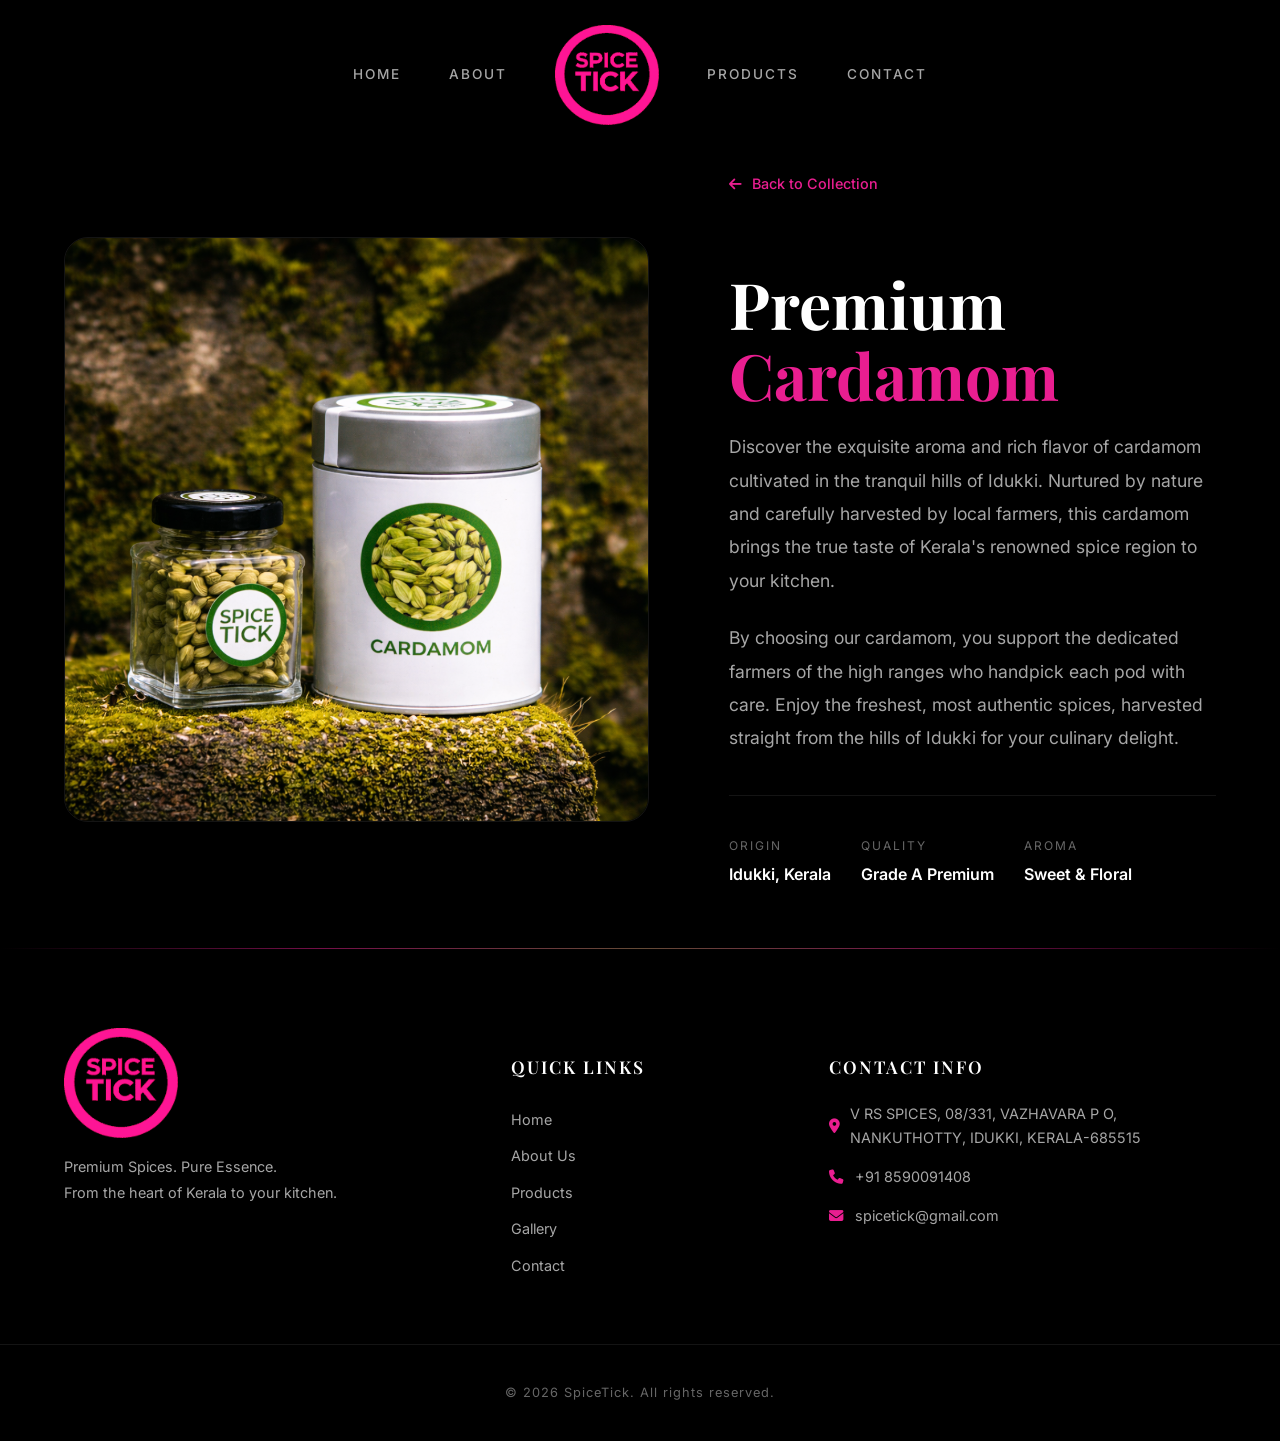
<file: cardamom.html>
<!DOCTYPE html>
<html lang="en">

<head>
    <meta charset="UTF-8">
    <meta name="viewport" content="width=device-width, initial-scale=1.0">
    <title>Premium Cardamom — SpiceTick</title>
    <meta name="description"
        content="Discover the exquisite aroma and rich flavor of cardamom cultivated in the tranquil hills of Idukki. Handpicked for premium quality.">
    <meta name="keywords"
        content="premium cardamom, green cardamom, Idukki cardamom, Kerala spices, SpiceTick cardamom, buy cardamom online India">
    <link rel="canonical" href="https://spicetick.com/cardamom.html">

    <!-- Open Graph / Facebook -->
    <meta property="og:type" content="product">
    <meta property="og:url" content="https://spicetick.com/cardamom.html">
    <meta property="og:title" content="Premium Cardamom — SpiceTick">
    <meta property="og:description"
        content="Discover the exquisite aroma and rich flavor of cardamom cultivated in the tranquil hills of Idukki.">
    <meta property="og:image" content="https://spicetick.com/assets/cardamom_new.jpg">
    <meta property="og:locale" content="en_US">
    <meta property="product:brand" content="SpiceTick">
    <meta property="product:availability" content="instock">
    <meta property="product:condition" content="new">

    <!-- Twitter -->
    <meta property="twitter:card" content="summary_large_image">
    <meta property="twitter:url" content="https://spicetick.com/cardamom.html">
    <meta property="twitter:title" content="Premium Cardamom — SpiceTick">
    <meta property="twitter:description"
        content="Discover the exquisite aroma and rich flavor of cardamom cultivated in the tranquil hills of Idukki.">
    <meta property="twitter:image" content="https://spicetick.com/assets/cardamom_new.jpg">

    <!-- Mobile & PWA -->
    <meta name="theme-color" content="#c8a45c">
    <link rel="apple-touch-icon" href="assets/logo.png">
    <link rel="manifest" href="site.webmanifest">

    <!-- Structured Data -->
    <script type="application/ld+json">
    {
      "@context": "https://schema.org/",
      "@type": "Product",
      "name": "Premium Cardamom",
      "image": [
        "https://spicetick.com/assets/cardamom_new.jpg",
        "https://spicetick.com/assets/cardamom_macro.png"
      ],
      "description": "Exquisite green cardamom pods cultivated in the tranquil hills of Idukki, Kerala. Known for its sweet, floral fragrance.",
      "sku": "ST-CRD-001",
      "brand": {
        "@type": "Brand",
        "name": "SpiceTick"
      },
      "offers": {
        "@type": "Offer",
        "url": "https://spicetick.com/cardamom.html",
        "priceCurrency": "INR",
        "availability": "https://schema.org/InStock",
        "seller": {
          "@type": "Organization",
          "name": "SpiceTick"
        }
      }
    }
    </script>
    <script type="application/ld+json">
    {
      "@context": "https://schema.org",
      "@type": "BreadcrumbList",
      "itemListElement": [{
        "@type": "ListItem",
        "position": 1,
        "name": "Home",
        "item": "https://spicetick.com/"
      },{
        "@type": "ListItem",
        "position": 2,
        "name": "Products",
        "item": "https://spicetick.com/#products"
      },{
        "@type": "ListItem",
        "position": 3,
        "name": "Premium Cardamom"
      }]
    }
    </script>

    <link rel="preconnect" href="https://fonts.googleapis.com">
    <link rel="preconnect" href="https://fonts.gstatic.com" crossorigin>
    <link
        href="https://fonts.googleapis.com/css2?family=Playfair+Display:ital,wght@0,400;0,500;0,600;0,700;1,400;1,500&family=Inter:wght@300;400;500;600;700&display=swap"
        rel="stylesheet">
    <link rel="stylesheet" href="https://cdnjs.cloudflare.com/ajax/libs/font-awesome/6.5.1/css/all.min.css">
    <link rel="stylesheet" href="styles.css">
    <link rel="icon" type="image/png" href="assets/logo.png">
</head>

<body>
    <!-- ====== NAVIGATION ====== -->
    <nav id="navbar" class="navbar">
        <a href="index.html" class="nav-logo-mobile">
            <img src="assets/logo.png" alt="SpiceTick Logo">
        </a>
        <div class="nav-container">
            <a href="index.html#home" class="nav-link nav-link-left">Home</a>
            <a href="index.html#about" class="nav-link nav-link-left">About</a>
            <a href="index.html" class="nav-logo">
                <img src="assets/logo.png" alt="SpiceTick Logo" id="nav-logo-img">
            </a>
            <a href="index.html#products" class="nav-link nav-link-right">Products</a>
            <a href="index.html#contact" class="nav-link nav-link-right">Contact</a>
        </div>
        <!-- Mobile Menu -->
        <button class="hamburger" id="hamburger" aria-label="Toggle navigation menu">
            <span></span><span></span><span></span>
        </button>
        <div class="mobile-menu" id="mobileMenu">
            <a href="index.html#home" class="mobile-link">Home</a>
            <a href="index.html#about" class="mobile-link">About</a>
            <a href="index.html#products" class="mobile-link">Products</a>
            <a href="index.html#contact" class="mobile-link">Contact</a>
        </div>
    </nav>

    <!-- ====== PRODUCT DETAIL ====== -->
    <main class="product-detail-hero">
        <div class="container product-detail-grid">
            <a href="index.html#products" class="back-btn mobile-only">
                <i class="fas fa-arrow-left"></i> Back to Collection
            </a>
            <div class="product-detail-image reveal-left">
                <img src="assets/spices_new.png" alt="Premium Cardamom">
            </div>
            <div class="product-detail-content">
                <a href="index.html#products" class="back-btn desktop-only">
                    <i class="fas fa-arrow-left"></i> Back to Collection
                </a>
                <h1 class="product-detail-title">Premium <span class="accent">Cardamom</span></h1>
                <div class="product-detail-description">
                    <p>
                        Discover the exquisite aroma and rich flavor of cardamom cultivated in the tranquil hills of
                        Idukki.
                        Nurtured by nature and carefully harvested by local farmers, this cardamom brings the true taste
                        of Kerala's renowned spice region to your kitchen.
                    </p>
                    <p>
                        By choosing our cardamom, you support the dedicated farmers of the high ranges who handpick each
                        pod with care. Enjoy the freshest, most authentic spices, harvested straight from the hills of
                        Idukki for your culinary delight.
                    </p>
                </div>
                <div class="product-detail-meta">
                    <div class="meta-item">
                        <span class="meta-label">Origin</span>
                        <span class="meta-value">Idukki, Kerala</span>
                    </div>
                    <div class="meta-item">
                        <span class="meta-label">Quality</span>
                        <span class="meta-value">Grade A Premium</span>
                    </div>
                    <div class="meta-item">
                        <span class="meta-label">Aroma</span>
                        <span class="meta-value">Sweet & Floral</span>
                    </div>
                </div>
            </div>
        </div>
    </main>

    <!-- ====== FOOTER ====== -->
    <footer class="footer">
        <div class="footer-glow"></div>
        <div class="container footer-grid">
            <div class="footer-brand">
                <img src="assets/logo.png" alt="SpiceTick" class="footer-logo">
                <p class="footer-tagline">Premium Spices. Pure Essence.<br>From the heart of Kerala to your kitchen.</p>
            </div>
            <div class="footer-links">
                <h4>Quick Links</h4>
                <a href="index.html#home">Home</a>
                <a href="index.html#about">About Us</a>
                <a href="index.html#products">Products</a>
                <a href="index.html#gallery">Gallery</a>
                <a href="index.html#contact">Contact</a>
            </div>
            <div class="footer-contact">
                <h4>Contact Info</h4>
                <p><i class="fas fa-location-dot"></i> V RS SPICES, 08/331, VAZHAVARA P O, NANKUTHOTTY, IDUKKI,
                    KERALA-685515</p>
                <p><i class="fas fa-phone"></i> +91 8590091408</p>
                <p><i class="fas fa-envelope"></i> spicetick@gmail.com</p>
            </div>
        </div>
        <div class="footer-bottom">
            <p>&copy; 2026 SpiceTick. All rights reserved.</p>
        </div>
    </footer>

    <script src="script.js"></script>
</body>

</html>
</file>
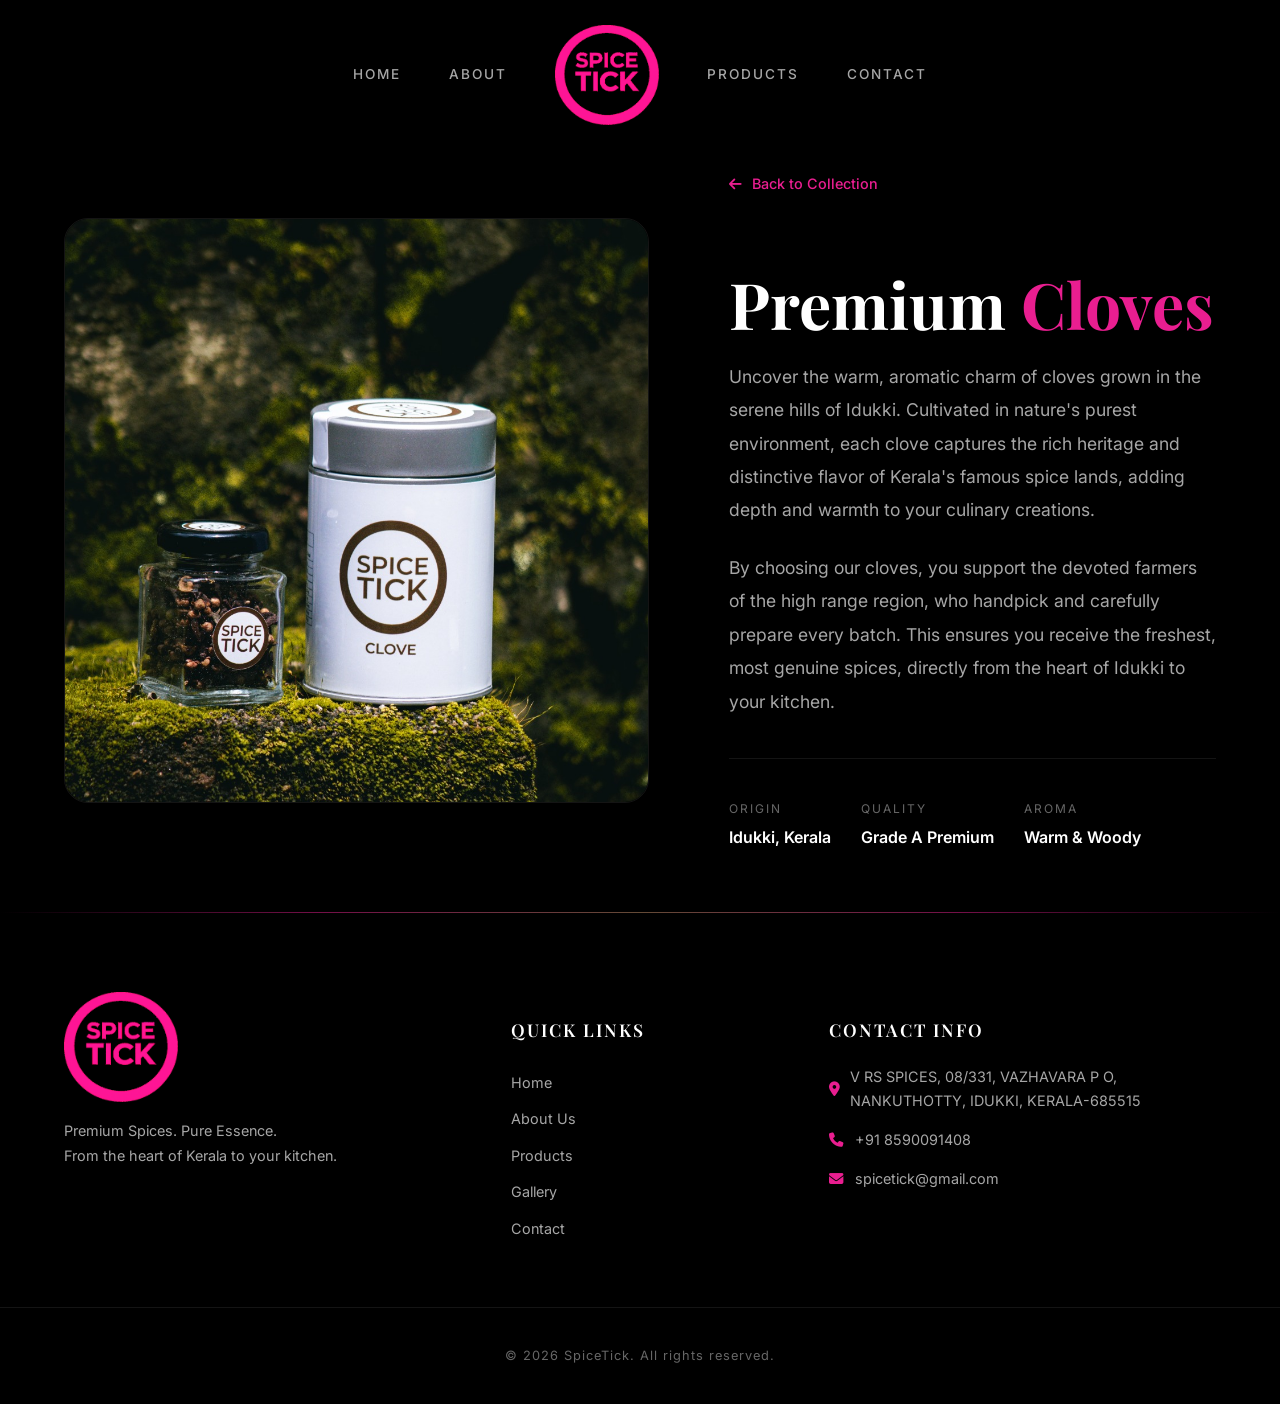
<file: cloves.html>
<!DOCTYPE html>
<html lang="en">

<head>
    <meta charset="UTF-8">
    <meta name="viewport" content="width=device-width, initial-scale=1.0">
    <title>Premium Cloves — SpiceTick</title>
    <meta name="description"
        content="Uncover the warm, aromatic charm of cloves grown in the serene hills of Idukki. Hand-harvested and sun-dried for perfection.">
    <meta name="keywords"
        content="premium cloves, whole cloves, Idukki cloves, Kerala spices, SpiceTick cloves, aromatic spices India">
    <link rel="canonical" href="https://spicetick.com/cloves.html">

    <!-- Open Graph / Facebook -->
    <meta property="og:type" content="product">
    <meta property="og:url" content="https://spicetick.com/cloves.html">
    <meta property="og:title" content="Premium Cloves — SpiceTick">
    <meta property="og:description"
        content="Uncover the warm, aromatic charm of cloves grown in the serene hills of Idukki.">
    <meta property="og:image" content="https://spicetick.com/assets/clove_new.jpg">
    <meta property="og:locale" content="en_US">
    <meta property="product:brand" content="SpiceTick">
    <meta property="product:availability" content="instock">
    <meta property="product:condition" content="new">

    <!-- Mobile & PWA -->
    <meta name="theme-color" content="#c8a45c">
    <link rel="apple-touch-icon" href="assets/logo.png">
    <link rel="manifest" href="site.webmanifest">

    <!-- Twitter -->
    <meta property="twitter:card" content="summary_large_image">
    <meta property="twitter:url" content="https://spicetick.com/cloves.html">
    <meta property="twitter:title" content="Premium Cloves — SpiceTick">
    <meta property="twitter:description"
        content="Uncover the warm, aromatic charm of cloves grown in the serene hills of Idukki.">
    <meta property="twitter:image" content="https://spicetick.com/assets/clove_new.jpg">

    <!-- Structured Data -->
    <script type="application/ld+json">
    {
      "@context": "https://schema.org/",
      "@type": "Product",
      "name": "Premium Cloves",
      "image": [
        "https://spicetick.com/assets/clove_new.jpg",
        "https://spicetick.com/assets/clove_macro.png"
      ],
      "description": "Hand-harvested whole cloves with an intense, warm aroma. Cultivated in the serene hills of Idukki, Kerala.",
      "sku": "ST-CLV-001",
      "brand": {
        "@type": "Brand",
        "name": "SpiceTick"
      },
      "offers": {
        "@type": "Offer",
        "url": "https://spicetick.com/cloves.html",
        "priceCurrency": "INR",
        "availability": "https://schema.org/InStock",
        "seller": {
          "@type": "Organization",
          "name": "SpiceTick"
        }
      }
    }
    </script>
    <script type="application/ld+json">
    {
      "@context": "https://schema.org",
      "@type": "BreadcrumbList",
      "itemListElement": [{
        "@type": "ListItem",
        "position": 1,
        "name": "Home",
        "item": "https://spicetick.com/"
      },{
        "@type": "ListItem",
        "position": 2,
        "name": "Products",
        "item": "https://spicetick.com/#products"
      },{
        "@type": "ListItem",
        "position": 3,
        "name": "Premium Cloves"
      }]
    }
    </script>

    <link rel="preconnect" href="https://fonts.googleapis.com">
    <link rel="preconnect" href="https://fonts.gstatic.com" crossorigin>
    <link
        href="https://fonts.googleapis.com/css2?family=Playfair+Display:ital,wght@0,400;0,500;0,600;0,700;1,400;1,500&family=Inter:wght@300;400;500;600;700&display=swap"
        rel="stylesheet">
    <link rel="stylesheet" href="https://cdnjs.cloudflare.com/ajax/libs/font-awesome/6.5.1/css/all.min.css">
    <link rel="stylesheet" href="styles.css">
    <link rel="icon" type="image/png" href="assets/logo.png">
</head>

<body>
    <!-- ====== NAVIGATION ====== -->
    <nav id="navbar" class="navbar">
        <a href="index.html" class="nav-logo-mobile">
            <img src="assets/logo.png" alt="SpiceTick Logo">
        </a>
        <div class="nav-container">
            <a href="index.html#home" class="nav-link nav-link-left">Home</a>
            <a href="index.html#about" class="nav-link nav-link-left">About</a>
            <a href="index.html" class="nav-logo">
                <img src="assets/logo.png" alt="SpiceTick Logo" id="nav-logo-img">
            </a>
            <a href="index.html#products" class="nav-link nav-link-right">Products</a>
            <a href="index.html#contact" class="nav-link nav-link-right">Contact</a>
        </div>
        <!-- Mobile Menu -->
        <button class="hamburger" id="hamburger" aria-label="Toggle navigation menu">
            <span></span><span></span><span></span>
        </button>
        <div class="mobile-menu" id="mobileMenu">
            <a href="index.html#home" class="mobile-link">Home</a>
            <a href="index.html#about" class="mobile-link">About</a>
            <a href="index.html#products" class="mobile-link">Products</a>
            <a href="index.html#contact" class="mobile-link">Contact</a>
        </div>
    </nav>

    <!-- ====== PRODUCT DETAIL ====== -->
    <main class="product-detail-hero">
        <div class="container product-detail-grid">
            <a href="index.html#products" class="back-btn mobile-only">
                <i class="fas fa-arrow-left"></i> Back to Collection
            </a>
            <div class="product-detail-image reveal-left">
                <img src="assets/clove_new.jpg" alt="Premium Cloves">
            </div>
            <div class="product-detail-content">
                <a href="index.html#products" class="back-btn desktop-only">
                    <i class="fas fa-arrow-left"></i> Back to Collection
                </a>
                <h1 class="product-detail-title">Premium <span class="accent">Cloves</span></h1>
                <div class="product-detail-description">
                    <p>
                        Uncover the warm, aromatic charm of cloves grown in the serene hills of Idukki.
                        Cultivated in nature's purest environment, each clove captures the rich heritage
                        and distinctive flavor of Kerala's famous spice lands, adding depth and warmth
                        to your culinary creations.
                    </p>
                    <p>
                        By choosing our cloves, you support the devoted farmers of the high range region,
                        who handpick and carefully prepare every batch. This ensures you receive the freshest,
                        most genuine spices, directly from the heart of Idukki to your kitchen.
                    </p>
                </div>
                <div class="product-detail-meta">
                    <div class="meta-item">
                        <span class="meta-label">Origin</span>
                        <span class="meta-value">Idukki, Kerala</span>
                    </div>
                    <div class="meta-item">
                        <span class="meta-label">Quality</span>
                        <span class="meta-value">Grade A Premium</span>
                    </div>
                    <div class="meta-item">
                        <span class="meta-label">Aroma</span>
                        <span class="meta-value">Warm & Woody</span>
                    </div>
                </div>
            </div>
        </div>
    </main>

    <!-- ====== FOOTER ====== -->
    <footer class="footer">
        <div class="footer-glow"></div>
        <div class="container footer-grid">
            <div class="footer-brand">
                <img src="assets/logo.png" alt="SpiceTick" class="footer-logo">
                <p class="footer-tagline">Premium Spices. Pure Essence.<br>From the heart of Kerala to your kitchen.</p>
            </div>
            <div class="footer-links">
                <h4>Quick Links</h4>
                <a href="index.html#home">Home</a>
                <a href="index.html#about">About Us</a>
                <a href="index.html#products">Products</a>
                <a href="index.html#gallery">Gallery</a>
                <a href="index.html#contact">Contact</a>
            </div>
            <div class="footer-contact">
                <h4>Contact Info</h4>
                <p><i class="fas fa-location-dot"></i> V RS SPICES, 08/331, VAZHAVARA P O, NANKUTHOTTY, IDUKKI,
                    KERALA-685515</p>
                <p><i class="fas fa-phone"></i> +91 8590091408</p>
                <p><i class="fas fa-envelope"></i> spicetick@gmail.com</p>
            </div>
        </div>
        <div class="footer-bottom">
            <p>&copy; 2026 SpiceTick. All rights reserved.</p>
        </div>
    </footer>

    <script src="script.js"></script>
</body>

</html>
</file>
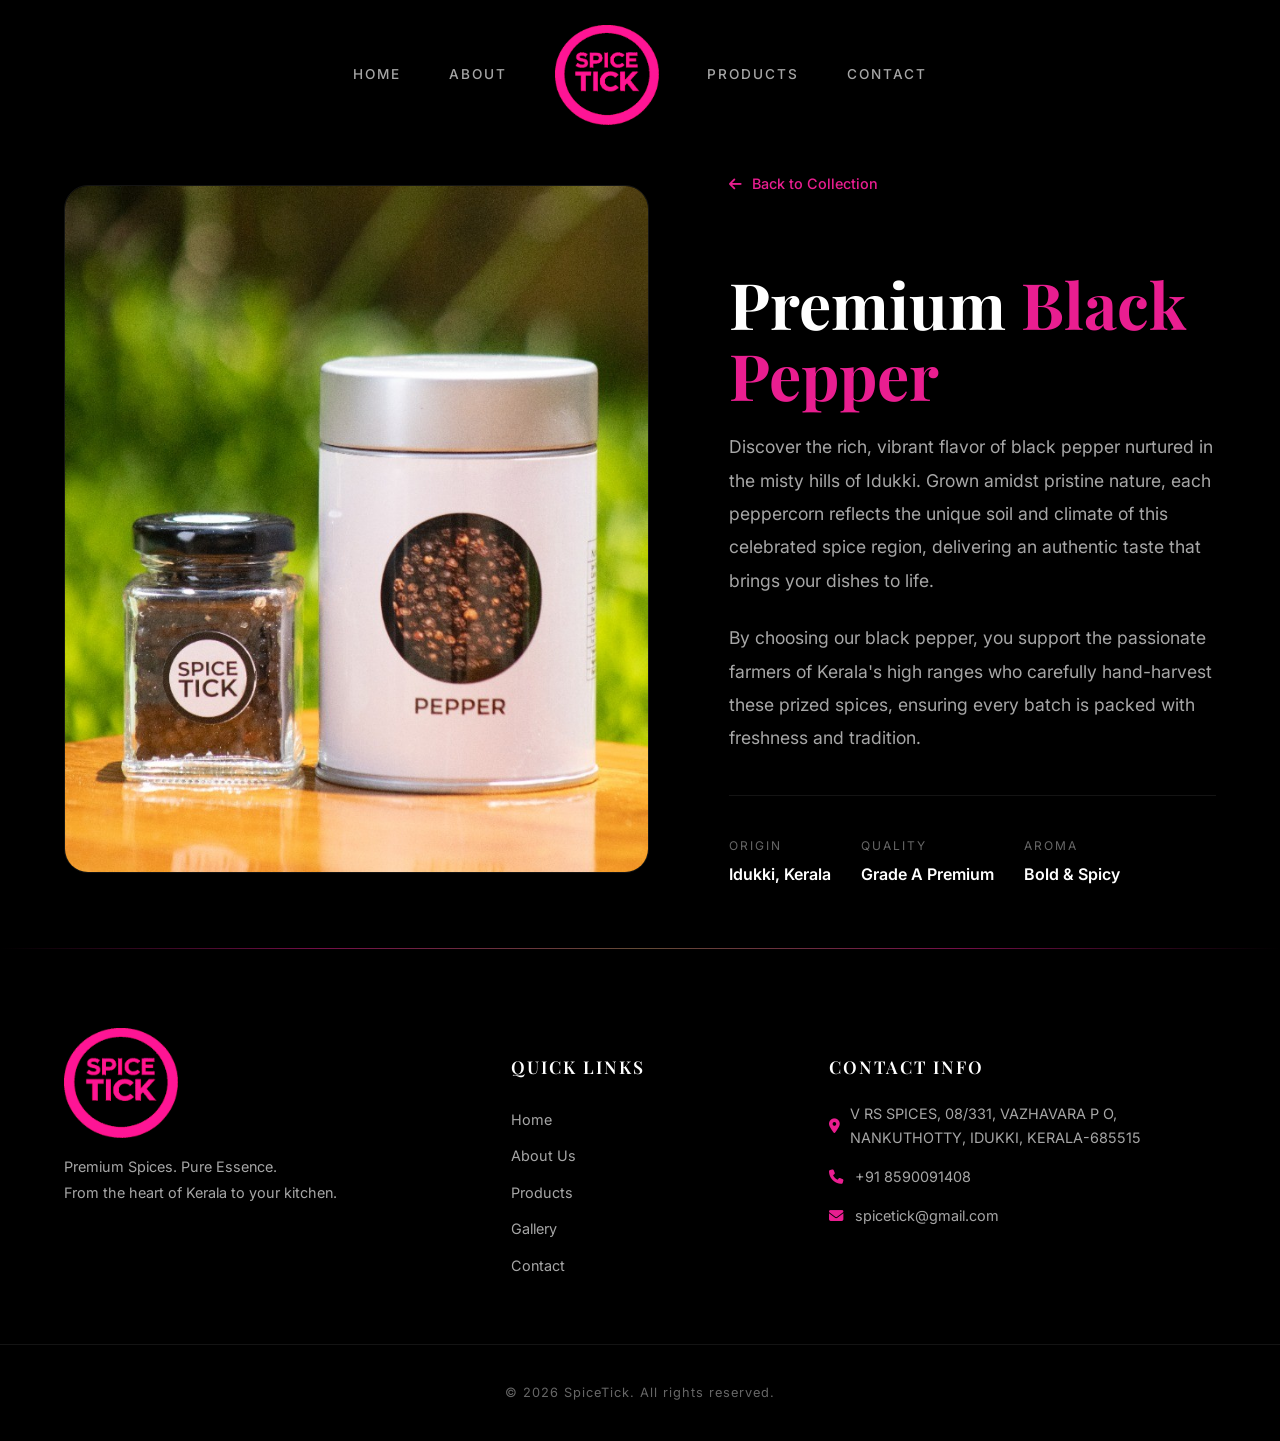
<file: pepper.html>
<!DOCTYPE html>
<html lang="en">

<head>
    <meta charset="UTF-8">
    <meta name="viewport" content="width=device-width, initial-scale=1.0">
    <title>Premium Black Pepper — SpiceTick</title>
    <meta name="description"
        content="Discover the rich, vibrant flavor of black pepper nurtured in the misty hills of Idukki. Sun-dried Malabar pepper for unmatched quality.">
    <meta name="keywords"
        content="premium black pepper, Malabar pepper, Idukki pepper, Kerala spices, SpiceTick pepper, buy black pepper India">
    <link rel="canonical" href="https://spicetick.com/pepper.html">

    <!-- Open Graph / Facebook -->
    <meta property="og:type" content="product">
    <meta property="og:url" content="https://spicetick.com/pepper.html">
    <meta property="og:title" content="Premium Black Pepper — SpiceTick">
    <meta property="og:description"
        content="Discover the rich, vibrant flavor of black pepper nurtured in the misty hills of Idukki.">
    <meta property="og:image" content="https://spicetick.com/assets/pepper_new.jpg">
    <meta property="og:locale" content="en_US">
    <meta property="product:brand" content="SpiceTick">
    <meta property="product:availability" content="instock">
    <meta property="product:condition" content="new">

    <!-- Twitter -->
    <meta property="twitter:card" content="summary_large_image">
    <meta property="twitter:url" content="https://spicetick.com/pepper.html">
    <meta property="twitter:title" content="Premium Black Pepper — SpiceTick">
    <meta property="twitter:description"
        content="Discover the rich, vibrant flavor of black pepper nurtured in the misty hills of Idukki.">
    <meta property="twitter:image" content="https://spicetick.com/assets/pepper_new.jpg">

    <!-- Mobile & PWA -->
    <meta name="theme-color" content="#c8a45c">
    <link rel="apple-touch-icon" href="assets/logo.png">
    <link rel="manifest" href="site.webmanifest">

    <!-- Structured Data -->
    <script type="application/ld+json">
    {
      "@context": "https://schema.org/",
      "@type": "Product",
      "name": "Premium Black Pepper",
      "image": [
        "https://spicetick.com/assets/pepper_new.jpg",
        "https://spicetick.com/assets/pepper_macro.png"
      ],
      "description": "Bold, pungent Malabar black pepper from the misty hills of Idukki. Sun-dried to perfection to preserve its natural heat and depth.",
      "sku": "ST-PEP-001",
      "brand": {
        "@type": "Brand",
        "name": "SpiceTick"
      },
      "offers": {
        "@type": "Offer",
        "url": "https://spicetick.com/pepper.html",
        "priceCurrency": "INR",
        "availability": "https://schema.org/InStock",
        "seller": {
          "@type": "Organization",
          "name": "SpiceTick"
        }
      }
    }
    </script>
    <script type="application/ld+json">
    {
      "@context": "https://schema.org",
      "@type": "BreadcrumbList",
      "itemListElement": [{
        "@type": "ListItem",
        "position": 1,
        "name": "Home",
        "item": "https://spicetick.com/"
      },{
        "@type": "ListItem",
        "position": 2,
        "name": "Products",
        "item": "https://spicetick.com/#products"
      },{
        "@type": "ListItem",
        "position": 3,
        "name": "Premium Black Pepper"
      }]
    }
    </script>

    <link rel="preconnect" href="https://fonts.googleapis.com">
    <link rel="preconnect" href="https://fonts.gstatic.com" crossorigin>
    <link
        href="https://fonts.googleapis.com/css2?family=Playfair+Display:ital,wght@0,400;0,500;0,600;0,700;1,400;1,500&family=Inter:wght@300;400;500;600;700&display=swap"
        rel="stylesheet">
    <link rel="stylesheet" href="https://cdnjs.cloudflare.com/ajax/libs/font-awesome/6.5.1/css/all.min.css">
    <link rel="stylesheet" href="styles.css">
    <link rel="icon" type="image/png" href="assets/logo.png">
</head>

<body>
    <!-- ====== NAVIGATION ====== -->
    <nav id="navbar" class="navbar">
        <a href="index.html" class="nav-logo-mobile">
            <img src="assets/logo.png" alt="SpiceTick Logo">
        </a>
        <div class="nav-container">
            <a href="index.html#home" class="nav-link nav-link-left">Home</a>
            <a href="index.html#about" class="nav-link nav-link-left">About</a>
            <a href="index.html" class="nav-logo">
                <img src="assets/logo.png" alt="SpiceTick Logo" id="nav-logo-img">
            </a>
            <a href="index.html#products" class="nav-link nav-link-right">Products</a>
            <a href="index.html#contact" class="nav-link nav-link-right">Contact</a>
        </div>
        <!-- Mobile Menu -->
        <button class="hamburger" id="hamburger" aria-label="Toggle navigation menu">
            <span></span><span></span><span></span>
        </button>
        <div class="mobile-menu" id="mobileMenu">
            <a href="index.html#home" class="mobile-link">Home</a>
            <a href="index.html#about" class="mobile-link">About</a>
            <a href="index.html#products" class="mobile-link">Products</a>
            <a href="index.html#contact" class="mobile-link">Contact</a>
        </div>
    </nav>

    <!-- ====== PRODUCT DETAIL ====== -->
    <main class="product-detail-hero">
        <div class="container product-detail-grid">
            <a href="index.html#products" class="back-btn mobile-only">
                <i class="fas fa-arrow-left"></i> Back to Collection
            </a>
            <div class="product-detail-image reveal-left">
                <img src="assets/peppers.jpg" alt="Premium Black Pepper">
            </div>
            <div class="product-detail-content">
                <a href="index.html#products" class="back-btn desktop-only">
                    <i class="fas fa-arrow-left"></i> Back to Collection
                </a>
                <h1 class="product-detail-title">Premium <span class="accent">Black Pepper</span></h1>
                <div class="product-detail-description">
                    <p>
                        Discover the rich, vibrant flavor of black pepper nurtured in the misty hills of Idukki.
                        Grown amidst pristine nature, each peppercorn reflects the unique soil and climate of
                        this celebrated spice region, delivering an authentic taste that brings your dishes to life.
                    </p>
                    <p>
                        By choosing our black pepper, you support the passionate farmers of Kerala's high ranges
                        who carefully hand-harvest these prized spices, ensuring every batch is packed with
                        freshness and tradition.
                    </p>
                </div>
                <div class="product-detail-meta">
                    <div class="meta-item">
                        <span class="meta-label">Origin</span>
                        <span class="meta-value">Idukki, Kerala</span>
                    </div>
                    <div class="meta-item">
                        <span class="meta-label">Quality</span>
                        <span class="meta-value">Grade A Premium</span>
                    </div>
                    <div class="meta-item">
                        <span class="meta-label">Aroma</span>
                        <span class="meta-value">Bold & Spicy</span>
                    </div>
                </div>
            </div>
        </div>
    </main>

    <!-- ====== FOOTER ====== -->
    <footer class="footer">
        <div class="footer-glow"></div>
        <div class="container footer-grid">
            <div class="footer-brand">
                <img src="assets/logo.png" alt="SpiceTick" class="footer-logo">
                <p class="footer-tagline">Premium Spices. Pure Essence.<br>From the heart of Kerala to your kitchen.</p>
            </div>
            <div class="footer-links">
                <h4>Quick Links</h4>
                <a href="index.html#home">Home</a>
                <a href="index.html#about">About Us</a>
                <a href="index.html#products">Products</a>
                <a href="index.html#gallery">Gallery</a>
                <a href="index.html#contact">Contact</a>
            </div>
            <div class="footer-contact">
                <h4>Contact Info</h4>
                <p><i class="fas fa-location-dot"></i> V RS SPICES, 08/331, VAZHAVARA P O, NANKUTHOTTY, IDUKKI,
                    KERALA-685515</p>
                <p><i class="fas fa-phone"></i> +91 8590091408</p>
                <p><i class="fas fa-envelope"></i> spicetick@gmail.com</p>
            </div>
        </div>
        <div class="footer-bottom">
            <p>&copy; 2026 SpiceTick. All rights reserved.</p>
        </div>
    </footer>

    <script src="script.js"></script>
</body>

</html>
</file>
<file: styles.css>
/* ============================================================
   SpiceTick — Premium Spice Company
   Design System & Styles
   ============================================================ */

/* ---------- CSS VARIABLES ---------- */
:root {
    --bg-primary: #000000;
    --bg-surface: #000000;
    --bg-card: rgba(255, 255, 255, 0.03);
    --bg-card-hover: rgba(255, 255, 255, 0.06);
    --accent-primary: #E91E90;
    --accent-warm: #C8956C;
    --accent-gold: #D4A76A;
    --text-primary: #ffffff;
    --text-secondary: rgba(255, 255, 255, 0.65);
    --text-muted: rgba(255, 255, 255, 0.4);
    --border-subtle: rgba(255, 255, 255, 0.08);
    --border-glow: rgba(233, 30, 144, 0.3);
    --font-heading: 'Playfair Display', 'Georgia', serif;
    --font-body: 'Inter', 'Segoe UI', sans-serif;
    --nav-height: 150px;
    --section-padding: 80px 0;
    --container-width: 1200px;
    --transition-fast: 0.3s cubic-bezier(0.4, 0, 0.2, 1);
    --transition-smooth: 0.6s cubic-bezier(0.22, 1, 0.36, 1);
}

/* ---------- RESET & BASE ---------- */
* {
    box-sizing: border-box;
}

html,
body {
    width: 100%;
    margin: 0;
    padding: 0;
    overflow-x: hidden;
}

body {
    font-family: var(--font-body);
    background: var(--bg-primary);
    color: var(--text-primary);
    line-height: 1.7;
    position: relative;
}

::selection {
    background: var(--accent-primary);
    color: #fff;
}

::-webkit-scrollbar {
    width: 6px;
}

::-webkit-scrollbar-track {
    background: var(--bg-primary);
}

::-webkit-scrollbar-thumb {
    background: var(--accent-primary);
    border-radius: 3px;
}

img {
    max-width: 100%;
    display: block;
}

a {
    text-decoration: none;
    color: inherit;
}

.container {
    max-width: var(--container-width);
    margin: 0 auto;
    padding: 0 24px;
    width: 100%;
}

.accent {
    color: var(--accent-primary);
}

.center {
    text-align: center;
}

/* ---------- LOADING SCREEN ---------- */
.loader {
    position: fixed;
    inset: 0;
    z-index: 10000;
    background: var(--bg-primary);
    display: flex;
    align-items: center;
    justify-content: center;
    transition: opacity 0.8s ease, visibility 0.8s ease;
}

.loader.hidden {
    opacity: 0;
    visibility: hidden;
    pointer-events: none;
}

.loader-inner {
    text-align: center;
    position: relative;
}

.loader-ring {
    width: 100px;
    height: 100px;
    border: 3px solid var(--border-subtle);
    border-top-color: var(--accent-primary);
    border-radius: 50%;
    animation: spin 1s linear infinite;
    margin: 0 auto 24px;
}

.loader-text {
    font-family: var(--font-heading);
    font-size: 1.8rem;
    font-weight: 700;
    letter-spacing: 4px;
    color: var(--text-primary);
}

@keyframes spin {
    to {
        transform: rotate(360deg);
    }
}

/* ---------- NAVBAR ---------- */
.navbar {
    position: fixed;
    top: 0;
    left: 0;
    width: 100%;
    z-index: 1000;
    height: var(--nav-height);
    display: flex;
    align-items: center;
    justify-content: center;
    transition: box-shadow var(--transition-fast), transform 0.4s ease;
    background: #000000;
}

.navbar.scrolled {
    background: #000000;
    box-shadow: 0 1px 0 var(--border-subtle);
}

.navbar.hide-nav {
    transform: translateY(-100%);
}

.nav-container {
    display: flex;
    align-items: center;
    justify-content: center;
    gap: 48px;
    max-width: var(--container-width);
    width: 100%;
    padding: 0 24px;
}

.nav-link {
    font-family: var(--font-body);
    font-size: 0.85rem;
    font-weight: 500;
    letter-spacing: 2px;
    text-transform: uppercase;
    color: var(--text-secondary);
    transition: color var(--transition-fast);
    position: relative;
}

.nav-link::after {
    content: '';
    position: absolute;
    bottom: -4px;
    left: 0;
    width: 0;
    height: 2px;
    background: var(--accent-primary);
    transition: width var(--transition-fast);
}

.nav-link:hover {
    color: var(--text-primary);
}

.nav-link:hover::after {
    width: 100%;
}

.nav-logo {
    flex-shrink: 0;
}

.nav-logo-mobile {
    display: none;
}

.about-image-mobile {
    display: none;
    margin: 30px 0;
}

.nav-logo img {
    height: 100px;
    width: auto;
    transition: transform var(--transition-fast);
    display: block;
}

.nav-logo {
    display: flex;
    align-items: center;
    justify-content: center;
    height: 100%;
}

/* Hamburger */
.hamburger {
    display: none;
    position: absolute;
    top: 50%;
    right: 24px;
    transform: translateY(-50%);
    z-index: 1100;
    background: none;
    border: none;
    cursor: pointer;
    width: 32px;
    height: 24px;
    flex-direction: column;
    justify-content: space-between;
}

.hamburger span {
    display: block;
    height: 2px;
    width: 100%;
    background: var(--text-primary);
    border-radius: 2px;
    transition: all var(--transition-fast);
    transform-origin: center;
}

.hamburger.active span:nth-child(1) {
    transform: translateY(11px) rotate(45deg);
}

.hamburger.active span:nth-child(2) {
    opacity: 0;
}

.hamburger.active span:nth-child(3) {
    transform: translateY(-11px) rotate(-45deg);
}

.mobile-menu {
    display: none;
    position: fixed;
    inset: 0;
    z-index: 1050;
    background: rgba(10, 10, 10, 0.97);
    backdrop-filter: blur(30px);
    flex-direction: column;
    align-items: center;
    justify-content: center;
    gap: 32px;
    opacity: 0;
    visibility: hidden;
    transition: opacity 0.4s ease, visibility 0.4s ease;
}

.mobile-menu.active {
    opacity: 1;
    visibility: visible;
}

.mobile-link {
    font-family: var(--font-heading);
    font-size: 2rem;
    font-weight: 500;
    color: var(--text-secondary);
    transition: color var(--transition-fast);
}

.mobile-link:hover {
    color: var(--accent-primary);
}

/* ---------- HERO SECTION ---------- */
.hero {
    position: relative;
    width: 100%;
    height: calc(100vh - var(--nav-height));
    margin-top: var(--nav-height);
    min-height: 500px;
    display: flex;
    align-items: flex-end;
    justify-content: center;
    overflow: hidden;
    padding-bottom: 80px;
    width: 100%;
}

.hero-video {
    position: absolute;
    inset: 0;
    width: 100%;
    height: 100%;
    object-fit: cover;
}

.hero-overlay {
    position: absolute;
    inset: 0;
    background: linear-gradient(180deg,
            rgba(0, 0, 0, 0.2) 0%,
            rgba(0, 0, 0, 0.1) 40%,
            rgba(0, 0, 0, 0.4) 70%,
            rgba(0, 0, 0, 0.8) 100%);
    z-index: 1;
}

.hero-content {
    position: relative;
    z-index: 2;
    text-align: center;
    max-width: 800px;
    padding: 0 24px;
}

.hero-subtitle {
    font-size: 0.85rem;
    font-weight: 600;
    letter-spacing: 6px;
    text-transform: uppercase;
    color: var(--accent-primary);
    margin-bottom: 20px;
}

.hero-title {
    font-family: var(--font-heading);
    font-size: clamp(2.8rem, 6vw, 5rem);
    font-weight: 700;
    line-height: 1.15;
    margin-bottom: 24px;
    text-shadow: 0 4px 40px rgba(0, 0, 0, 0.5);
}

.hero-desc {
    font-size: 1.05rem;
    color: var(--text-secondary);
    max-width: 560px;
    margin: 0 auto 40px;
    line-height: 1.8;
}

.hero-btn {
    display: inline-flex;
    align-items: center;
    gap: 12px;
    padding: 16px 40px;
    background: linear-gradient(135deg, var(--accent-primary), #c2185b);
    color: #fff;
    font-family: var(--font-body);
    font-size: 0.9rem;
    font-weight: 600;
    letter-spacing: 2px;
    text-transform: uppercase;
    border-radius: 50px;
    transition: all var(--transition-fast);
    box-shadow: 0 8px 30px rgba(233, 30, 144, 0.3);
}

.hero-btn:hover {
    transform: translateY(-3px);
    box-shadow: 0 12px 40px rgba(233, 30, 144, 0.5);
}

.hero-btn i {
    transition: transform var(--transition-fast);
}

.hero-btn:hover i {
    transform: translateX(4px);
}

/* Mute button */
.mute-btn {
    position: absolute;
    bottom: 40px;
    right: 40px;
    z-index: 3;
    width: 48px;
    height: 48px;
    border-radius: 50%;
    border: 1px solid var(--border-subtle);
    background: rgba(255, 255, 255, 0.08);
    backdrop-filter: blur(10px);
    color: var(--text-primary);
    font-size: 1rem;
    cursor: pointer;
    transition: all var(--transition-fast);
    display: flex;
    align-items: center;
    justify-content: center;
}

.mute-btn:hover {
    background: rgba(255, 255, 255, 0.15);
    border-color: var(--accent-primary);
}

/* Scroll Indicator */
.scroll-indicator {
    position: absolute;
    bottom: 40px;
    left: 50%;
    transform: translateX(-50%);
    z-index: 3;
    display: flex;
    flex-direction: column;
    align-items: center;
    gap: 8px;
}

.scroll-line {
    width: 1px;
    height: 50px;
    background: linear-gradient(to bottom, var(--accent-primary), transparent);
    animation: scrollPulse 2s ease-in-out infinite;
}

.scroll-indicator span {
    font-size: 0.7rem;
    letter-spacing: 3px;
    text-transform: uppercase;
    color: var(--text-muted);
}

@keyframes scrollPulse {

    0%,
    100% {
        opacity: 0.3;
        transform: scaleY(0.6);
    }

    50% {
        opacity: 1;
        transform: scaleY(1);
    }
}

/* ---------- SECTION COMMON ---------- */
.section {
    padding: var(--section-padding);
    position: relative;
}

.section-label {
    font-size: 0.8rem;
    font-weight: 600;
    letter-spacing: 5px;
    text-transform: uppercase;
    color: var(--accent-primary);
    margin-bottom: 12px;
}

.section-title {
    font-family: var(--font-heading);
    font-size: clamp(2rem, 4vw, 3.2rem);
    font-weight: 700;
    line-height: 1.2;
    margin-bottom: 20px;
}

.section-desc {
    font-size: 1rem;
    color: var(--text-secondary);
    max-width: 600px;
    line-height: 1.8;
}

.section-desc.center {
    margin: 0 auto 40px;
}

/* Glow border decoration */
.glow-border-top {
    position: absolute;
    top: 0;
    left: 5%;
    right: 5%;
    height: 1px;
    background: linear-gradient(90deg,
            transparent,
            var(--accent-primary),
            var(--accent-warm),
            var(--accent-primary),
            transparent);
    opacity: 0.4;
}

/* ---------- ABOUT SECTION ---------- */
.about {
    background: var(--bg-surface);
    padding-bottom: 60px;
    /* Reduced from global 120px */
}

.about-grid {
    display: grid;
    grid-template-columns: 1fr 1fr;
    gap: 80px;
    align-items: center;
}

.about-image {
    position: relative;
    /* Removed overflow and border-radius for blending */
    display: flex;
    justify-content: center;
    align-items: center;
}

.about-image img {
    width: 100%;
    height: 1270px;
    max-height: 640px;
    object-fit: cover;
    transition: transform 0.8s ease;
}

.about-image:hover img {
    transform: scale(1.03);
}

.about-image-accent {
    display: none;
}

.about-text {
    font-size: 1rem;
    color: var(--text-secondary);
    margin-bottom: 20px;
    line-height: 1.9;
}

.about-stats {
    display: flex;
    gap: 40px;
    margin-top: 30px;
    padding-top: 30px;
    border-top: 1px solid var(--border-subtle);
}

.stat {
    text-align: center;
}

.stat-number {
    font-family: var(--font-heading);
    font-size: 2.8rem;
    font-weight: 700;
    color: var(--accent-primary);
    display: inline;
}

.stat-suffix {
    font-family: var(--font-heading);
    font-size: 1.5rem;
    font-weight: 700;
    color: var(--accent-primary);
}

.stat-label {
    font-size: 0.8rem;
    color: var(--text-muted);
    letter-spacing: 1px;
    text-transform: uppercase;
    margin-top: 4px;
}

/* ---------- PRODUCTS SECTION ---------- */
.products {
    background: var(--bg-primary);
}

.products-grid {
    display: grid;
    grid-template-columns: repeat(3, 1fr);
    gap: 32px;
}

.product-card {
    background: var(--bg-card);
    border: 1px solid var(--border-subtle);
    border-radius: 20px;
    overflow: hidden;
    transition: all var(--transition-smooth);
    position: relative;
}

.product-card::before {
    display: none;
}

.product-card:hover {
    transform: translateY(-8px);
    background: var(--bg-card-hover);
}

.product-card:hover::before {
    opacity: 1;
}

.product-image-wrapper {
    position: relative;
    overflow: hidden;
    height: 500px;
}

.product-image-wrapper img {
    width: 100%;
    height: 100%;
    object-fit: cover;
    transition: transform 0.8s var(--transition-smooth);
}

.product-overlay {
    position: absolute;
    inset: 0;
    background: rgba(0, 0, 0, 0.4);
    backdrop-filter: blur(8px);
    -webkit-backdrop-filter: blur(8px);
    display: flex;
    align-items: center;
    justify-content: center;
    opacity: 0;
    transition: all var(--transition-smooth);
    z-index: 2;
}

.product-overlay span {
    color: #fff;
    font-family: var(--font-body);
    font-weight: 600;
    letter-spacing: 2px;
    text-transform: uppercase;
    font-size: 0.85rem;
    padding: 12px 24px;
    border: 1px solid rgba(255, 255, 255, 0.4);
    border-radius: 50px;
    transform: translateY(20px);
    transition: all var(--transition-smooth);
    background: rgba(255, 255, 255, 0.1);
}

.product-card:hover .product-overlay {
    opacity: 1;
}

.product-card:hover .product-overlay span {
    transform: translateY(0);
}

/* ---------- PRODUCT DETAIL PAGES ---------- */
.product-detail-hero {
    padding-top: calc(var(--nav-height) + 20px);
    padding-bottom: 60px;
    background: var(--bg-primary);
    min-height: 80vh;
    display: flex;
    align-items: center;
}

.product-detail-grid {
    display: grid;
    grid-template-columns: 1.2fr 1fr;
    gap: 80px;
    align-items: center;
}

.product-detail-image {
    position: relative;
    border-radius: 24px;
    overflow: hidden;
    box-shadow: 0 20px 60px rgba(0, 0, 0, 0.5);
    border: 1px solid var(--border-subtle);
}

.product-detail-image img {
    width: 100%;
    height: auto;
    display: block;
    transition: transform var(--transition-smooth);
}

.product-detail-hero:hover .product-detail-image img {
    transform: scale(1.05);
}

.product-detail-content {
    animation: fadeInRight 1s ease forwards;
}

.mobile-only {
    display: none !important;
}


.back-btn {
    display: inline-flex;
    align-items: center;
    gap: 10px;
    color: var(--accent-primary);
    font-size: 0.9rem;
    font-weight: 500;
    margin-bottom: 30px;
    transition: transform var(--transition-fast);
}

.back-btn:hover {
    transform: translateX(-5px);
}

.product-detail-title {
    font-family: var(--font-heading);
    font-size: clamp(2.5rem, 5vw, 4rem);
    margin-bottom: 20px;
    line-height: 1.1;
}

.product-detail-description {
    font-size: 1.1rem;
    color: var(--text-secondary);
    line-height: 1.9;
    margin-bottom: 30px;
}

.product-detail-description p {
    margin-bottom: 24px;
}

.product-detail-meta {
    display: flex;
    gap: 30px;
    margin-top: 40px;
    padding-top: 40px;
    border-top: 1px solid var(--border-subtle);
}

.meta-item {
    display: flex;
    flex-direction: column;
    gap: 5px;
}

.meta-label {
    font-size: 0.75rem;
    color: var(--text-muted);
    text-transform: uppercase;
    letter-spacing: 2px;
}

.meta-value {
    font-size: 1rem;
    font-weight: 600;
    color: var(--text-primary);
}

@keyframes fadeInRight {
    from {
        opacity: 0;
        transform: translateX(40px);
    }

    to {
        opacity: 1;
        transform: translateX(0);
    }
}

/* Mobile Adjustments for Product Detail */
@media (max-width: 992px) {
    .product-detail-grid {
        grid-template-columns: 1fr;
        gap: 50px;
    }

    .product-detail-image {
        max-width: 500px;
        margin: 0 auto;
    }
}

.product-card-link {
    display: block;
    height: 100%;
    color: inherit;
    text-decoration: none;
}

.product-card:hover .product-image-wrapper img {
    transform: scale(1.08);
}

#product-cardamom img,
#product-pepper img {
    object-position: center bottom;
}

.product-glow {
    display: none;
}

.product-info {
    padding: 28px;
}

.product-tag {
    display: inline-block;
    font-size: 0.7rem;
    font-weight: 600;
    letter-spacing: 3px;
    text-transform: uppercase;
    color: var(--accent-warm);
    background: rgba(200, 149, 108, 0.1);
    padding: 6px 14px;
    border-radius: 50px;
    border: 1px solid rgba(200, 149, 108, 0.2);
    margin-bottom: 14px;
}

.product-name {
    font-family: var(--font-heading);
    font-size: 1.8rem;
    font-weight: 600;
    margin-bottom: 12px;
}

.product-desc {
    font-size: 0.92rem;
    color: var(--text-secondary);
    line-height: 1.8;
    margin-bottom: 20px;
}

.product-features {
    display: flex;
    gap: 20px;
}

.product-features span {
    display: inline-flex;
    align-items: center;
    gap: 8px;
    font-size: 0.8rem;
    color: var(--text-muted);
}

.product-features i {
    color: var(--accent-primary);
    font-size: 0.75rem;
}

/* ---------- FEATURES / WHY CHOOSE US ---------- */
.features {
    background: var(--bg-surface);
}

.features-grid {
    display: grid;
    grid-template-columns: repeat(4, 1fr);
    gap: 28px;
    margin-top: 40px;
}

.feature-card {
    background: var(--bg-card);
    border: 1px solid var(--border-subtle);
    border-radius: 16px;
    padding: 40px 28px;
    text-align: center;
    transition: all var(--transition-smooth);
    position: relative;
    overflow: hidden;
}

.feature-card::after {
    content: '';
    position: absolute;
    bottom: 0;
    left: 0;
    right: 0;
    height: 3px;
    background: linear-gradient(90deg, var(--accent-primary), var(--accent-warm));
    transform: scaleX(0);
    transition: transform var(--transition-smooth);
}

.feature-card:hover {
    transform: translateY(-6px);
    background: var(--bg-card-hover);
    box-shadow: 0 16px 40px rgba(0, 0, 0, 0.25);
}

.feature-card:hover::after {
    transform: scaleX(1);
}

.feature-icon {
    width: 70px;
    height: 70px;
    border-radius: 50%;
    background: linear-gradient(135deg, var(--accent-primary), #c2185b);
    display: flex;
    align-items: center;
    justify-content: center;
    margin: 0 auto 24px;
    font-size: 1.5rem;
    color: #fff;
    box-shadow: 0 8px 30px rgba(233, 30, 144, 0.25);
}

.feature-card h3 {
    font-family: var(--font-heading);
    font-size: 1.2rem;
    font-weight: 600;
    margin-bottom: 12px;
}

.feature-card p {
    font-size: 0.9rem;
    color: var(--text-secondary);
    line-height: 1.7;
}

/* ---------- GALLERY SECTION ---------- */
.gallery {
    background: var(--bg-primary);
}

.gallery-grid {
    display: grid;
    grid-template-columns: repeat(3, 1fr);
    grid-auto-rows: 300px;
    gap: 12px;
    margin-top: 20px;
    grid-auto-flow: dense;
}

.gallery-item {
    position: relative;
    border-radius: 12px;
    overflow: hidden;
    cursor: pointer;
    background: var(--bg-surface);
}

.gallery-item img {
    width: 100%;
    height: 100%;
    object-fit: cover;
    transition: transform 0.8s var(--transition-smooth);
}

.gallery-item:hover img {
    transform: scale(1.08);
}

.gallery-overlay {
    position: absolute;
    inset: 0;
    background: linear-gradient(to top, rgba(0, 0, 0, 0.8), transparent);
    display: flex;
    align-items: flex-end;
    padding: 24px;
    opacity: 0;
    transition: opacity var(--transition-fast);
}

.gallery-item:hover .gallery-overlay {
    opacity: 1;
}

.gallery-overlay span {
    font-family: var(--font-heading);
    font-size: 1.1rem;
    font-weight: 600;
    color: var(--text-primary);
    transform: translateY(10px);
    transition: transform var(--transition-fast);
}

.gallery-item:hover .gallery-overlay span {
    transform: translateY(0);
}

.gallery-item-tall {
    grid-row: span 2;
}

.gallery-item-wide {
    grid-column: span 2;
}

/* Specific fix for Pepper image focus - Removed as we use contain now */
/* #gallery-6 img { object-position: center bottom; } */

/* ---------- CONTACT SECTION ---------- */
.contact {
    background: var(--bg-surface);
}

.contact-grid {
    display: grid;
    grid-template-columns: 1fr 1fr;
    gap: 60px;
    align-items: start;
    margin-top: 20px;
}

.contact-card {
    display: flex;
    align-items: center;
    gap: 20px;
    padding: 20px;
    background: var(--bg-card);
    border: 1px solid var(--border-subtle);
    border-radius: 12px;
    margin-bottom: 16px;
    transition: all var(--transition-fast);
}

.contact-card:hover {
    border-color: var(--accent-primary);
    background: var(--bg-card-hover);
}

.contact-icon {
    width: 50px;
    height: 50px;
    border-radius: 50%;
    background: linear-gradient(135deg, var(--accent-primary), #c2185b);
    display: flex;
    align-items: center;
    justify-content: center;
    flex-shrink: 0;
    font-size: 1.1rem;
    color: #fff;
}

.contact-card h4 {
    font-family: var(--font-heading);
    font-size: 1rem;
    font-weight: 600;
    margin-bottom: 4px;
}

.contact-card p {
    font-size: 0.9rem;
    color: var(--text-secondary);
}

.contact-socials {
    display: flex;
    gap: 14px;
    margin-top: 24px;
}

.social-icon {
    width: 46px;
    height: 46px;
    border-radius: 50%;
    border: 1px solid var(--border-subtle);
    display: flex;
    align-items: center;
    justify-content: center;
    font-size: 1.1rem;
    color: var(--text-secondary);
    transition: all var(--transition-fast);
}

.social-icon:hover {
    background: var(--accent-primary);
    border-color: var(--accent-primary);
    color: #fff;
    transform: translateY(-3px);
    box-shadow: 0 6px 20px rgba(233, 30, 144, 0.3);
}

/* Contact Form */
.contact-form {
    display: flex;
    flex-direction: column;
    gap: 16px;
}

.contact-form input,
.contact-form textarea {
    width: 100%;
    padding: 16px 20px;
    background: var(--bg-card);
    border: 1px solid var(--border-subtle);
    border-radius: 10px;
    color: var(--text-primary);
    font-family: var(--font-body);
    font-size: 0.95rem;
    transition: all var(--transition-fast);
    outline: none;
}

.contact-form input::placeholder,
.contact-form textarea::placeholder {
    color: var(--text-muted);
}

.contact-form input:focus,
.contact-form textarea:focus {
    border-color: var(--accent-primary);
    box-shadow: 0 0 0 3px rgba(233, 30, 144, 0.1);
}

.contact-form textarea {
    resize: vertical;
    min-height: 130px;
}

.submit-btn {
    display: inline-flex;
    align-items: center;
    justify-content: center;
    gap: 12px;
    padding: 16px 40px;
    background: linear-gradient(135deg, var(--accent-warm), #a87a52);
    color: #fff;
    font-family: var(--font-body);
    font-size: 0.9rem;
    font-weight: 600;
    letter-spacing: 2px;
    text-transform: uppercase;
    border: none;
    border-radius: 10px;
    cursor: pointer;
    transition: all var(--transition-fast);
    box-shadow: 0 6px 25px rgba(200, 149, 108, 0.3);
}

.submit-btn:hover {
    transform: translateY(-2px);
    box-shadow: 0 10px 35px rgba(200, 149, 108, 0.45);
}

.submit-btn i {
    transition: transform var(--transition-fast);
}

.submit-btn:hover i {
    transform: translateX(4px);
}

/* ---------- FOOTER ---------- */
.footer {
    background: var(--bg-primary);
    padding: 80px 0 0;
    position: relative;
    overflow: hidden;
}

.footer-glow {
    position: absolute;
    top: 0;
    left: 0;
    right: 0;
    height: 1px;
    background: linear-gradient(90deg, transparent, var(--accent-primary), var(--accent-warm), var(--accent-primary), transparent);
    opacity: 0.5;
}

.footer-grid {
    display: grid;
    grid-template-columns: 1.5fr 1fr 1.5fr;
    gap: 60px;
    padding-bottom: 60px;
}

.footer-logo {
    height: 110px;
    width: auto;
    margin-bottom: 16px;
}

.footer-tagline {
    font-size: 0.9rem;
    color: var(--text-secondary);
    line-height: 1.8;
}

.footer-links h4,
.footer-contact h4 {
    font-family: var(--font-heading);
    font-size: 1.1rem;
    font-weight: 600;
    margin-bottom: 20px;
    letter-spacing: 2px;
    text-transform: uppercase;
}

.footer-links a {
    display: block;
    font-size: 0.9rem;
    color: var(--text-secondary);
    padding: 6px 0;
    transition: color var(--transition-fast), padding-left var(--transition-fast);
}

.footer-links a:hover {
    color: var(--accent-primary);
    padding-left: 8px;
}

.footer-contact p {
    font-size: 0.9rem;
    color: var(--text-secondary);
    margin-bottom: 10px;
    display: flex;
    align-items: center;
    gap: 10px;
}

.footer-contact p i {
    color: var(--accent-primary);
    width: 16px;
}

.footer-socials {
    display: flex;
    gap: 12px;
    margin-top: 20px;
}

.footer-socials a {
    width: 40px;
    height: 40px;
    border-radius: 50%;
    border: 1px solid var(--border-subtle);
    display: flex;
    align-items: center;
    justify-content: center;
    color: var(--text-secondary);
    font-size: 1rem;
    transition: all var(--transition-fast);
}

.footer-socials a:hover {
    background: var(--accent-primary);
    border-color: var(--accent-primary);
    color: #fff;
    transform: translateY(-3px);
}

.footer-bottom {
    border-top: 1px solid var(--border-subtle);
    padding: 24px 0;
    text-align: center;
}

.footer-bottom p {
    font-size: 0.8rem;
    color: var(--text-muted);
    letter-spacing: 1px;
}

/* ---------- SCROLL ANIMATIONS ---------- */
.reveal-up,
.reveal-left,
.reveal-right {
    opacity: 0;
    transition: all 0.8s cubic-bezier(0.22, 1, 0.36, 1);
}

.reveal-up {
    transform: translateY(60px);
}

.reveal-left {
    transform: translateX(-60px);
}

.reveal-right {
    transform: translateX(60px);
}

.reveal-up.revealed,
.reveal-left.revealed,
.reveal-right.revealed {
    opacity: 1;
    transform: translate(0);
}

/* Animation delays */
.delay-1 {
    transition-delay: 0.15s;
}

.delay-2 {
    transition-delay: 0.3s;
}

.delay-3 {
    transition-delay: 0.45s;
}

/* Hero animations */
.animate-fade-up {
    opacity: 0;
    transform: translateY(30px);
    animation: fadeUp 0.8s ease forwards;
}

.animate-fade-up.delay-1 {
    animation-delay: 0.3s;
}

.animate-fade-up.delay-2 {
    animation-delay: 0.6s;
}

.animate-fade-up.delay-3 {
    animation-delay: 0.9s;
}

@keyframes fadeUp {
    to {
        opacity: 1;
        transform: translateY(0);
    }
}

/* ---------- RESPONSIVE ---------- */
@media (max-width: 1024px) {
    .features-grid {
        grid-template-columns: repeat(2, 1fr);
    }

    .products-grid {
        grid-template-columns: repeat(2, 1fr);
    }

    .products-grid .product-card:last-child {
        grid-column: span 2;
        max-width: 50%;
        margin: 0 auto;
    }

    .footer-grid {
        grid-template-columns: 1fr 1fr;
        gap: 40px;
    }

    .footer-brand {
        grid-column: span 2;
    }
}

@media (max-width: 768px) {
    .product-detail-hero {
        padding-top: calc(var(--nav-height) + 5px);
        /* Tighten gap on mob */
        padding-bottom: 40px;
        min-height: auto;
    }

    .nav-container {
        display: none;
    }

    /* Global text justification on mobile */
    .hero-title,
    .about-text,
    .product-desc,
    .section-desc {
        text-align: justify;
        hyphens: auto;
    }

    .container {
        padding: 0 15px;
        /* Slightly tighter padding for small screens */
    }

    .center {
        text-align: center;
    }

    .hamburger {
        display: flex;
        background: rgba(0, 0, 0, 0.75);
        padding: 10px;
        border-radius: 6px;
        right: 15px;
        top: 50%;
        transform: translateY(-50%);
        width: 44px;
        height: 44px;
    }

    .hamburger span {
        height: 3px;
        background: #ffffff;
        box-shadow: 0 0 10px rgba(0, 0, 0, 0.5);
    }

    .mobile-menu {
        display: flex;
    }

    .navbar {
        justify-content: flex-start;
        /* Reset to left-aligned for mobile logo */
    }

    /* Mobile logo */
    .nav-logo-mobile {
        display: flex;
        align-items: center;
        height: 100%;
        padding: 0 20px;
    }

    .nav-logo-mobile img {
        height: 65px;
        /* Reduced size as requested */
        width: auto;
    }

    /* Product Detail Mobile Refinements */
    .mobile-only {
        display: inline-flex !important;
    }

    .desktop-only {
        display: none !important;
    }

    .product-detail-grid {
        display: flex;
        flex-direction: column;
    }

    /* Style for the back button when it's above the image */
    .back-btn.mobile-only {
        margin-bottom: 20px;
        color: var(--accent-primary);
        font-weight: 500;
        font-size: 0.95rem;
        display: inline-flex;
        align-items: center;
        gap: 8px;
    }

    .product-mobile-link {
        display: inline-flex !important;
        align-items: center;
        gap: 10px;
        color: var(--accent-primary);
        font-weight: 600;
        font-size: 0.9rem;
        margin-top: 15px;
        text-transform: uppercase;
        letter-spacing: 1px;
    }

    .product-mobile-link i {
        font-size: 0.8rem;
    }


    .hero {
        width: 100%;
        height: 50vh;
        min-height: 300px;
        padding: 0;
        margin-top: var(--nav-height);
        /* Video starts after navbar */
        left: 0;
        right: 0;
        position: relative;
    }

    .hero-video {
        width: 100%;
        height: 100%;
        object-fit: cover;
        display: block;
    }

    .hero-title {
        font-size: 1.8rem;
        margin-bottom: 25px;
        white-space: nowrap;
        text-align: center;
        width: 100%;
    }

    .hero-desc {
        display: none;
    }

    .hero-content {
        padding-bottom: 20px;
    }

    .about-grid {
        grid-template-columns: 1fr;
        gap: 40px;
    }

    .about-image img {
        height: 350px;
    }

    .about-image {
        display: none;
    }

    .about-image-mobile {
        display: block;
    }

    .about-image-mobile img {
        width: 100%;
        border-radius: 0;
        box-shadow: none;
        background: transparent;
    }

    .about-stats {
        flex-wrap: wrap;
        gap: 24px;
    }

    .stat {
        flex: 1;
        min-width: 100px;
    }

    .products-grid {
        grid-template-columns: 1fr;
    }

    .products-grid .product-card:last-child {
        grid-column: unset;
        max-width: 100%;
    }

    .features-grid {
        grid-template-columns: 1fr;
    }

    .gallery-grid {
        grid-template-columns: 1fr 1fr;
        grid-auto-rows: 320px;
        gap: 10px;
    }

    .gallery-item img {
        object-fit: contain;
        background: #000;
    }

    #gallery-1 img,
    #gallery-7 img,
    #product-cardamom img,
    #product-pepper img {
        object-fit: cover !important;
        object-position: center bottom !important;
    }

    .gallery-item-tall {
        grid-row: span 1;
    }

    .gallery-item-wide {
        grid-column: span 1;
    }

    .contact-grid {
        grid-template-columns: 1fr;
        gap: 40px;
    }

    .footer-grid {
        grid-template-columns: 1fr;
        gap: 32px;
    }

    .footer-brand {
        grid-column: unset;
    }

    .mute-btn {
        bottom: 20px;
        right: 20px;
    }

    .scroll-indicator {
        display: none;
    }
}

@media (max-width: 480px) {
    .hero-title {
        font-size: 2rem;
    }

    .hero-btn {
        padding: 14px 28px;
        font-size: 0.8rem;
    }

    .gallery-grid {
        grid-template-columns: 1fr;
        grid-auto-rows: 400px;
    }

    .gallery-item img {
        object-fit: contain;
        background: #000;
    }

    #gallery-1 img,
    #gallery-7 img,
    #product-cardamom img,
    #product-pepper img {
        object-fit: cover !important;
        object-position: center bottom !important;
    }

    .product-image-wrapper {
        height: 280px;
    }
}
</file>
